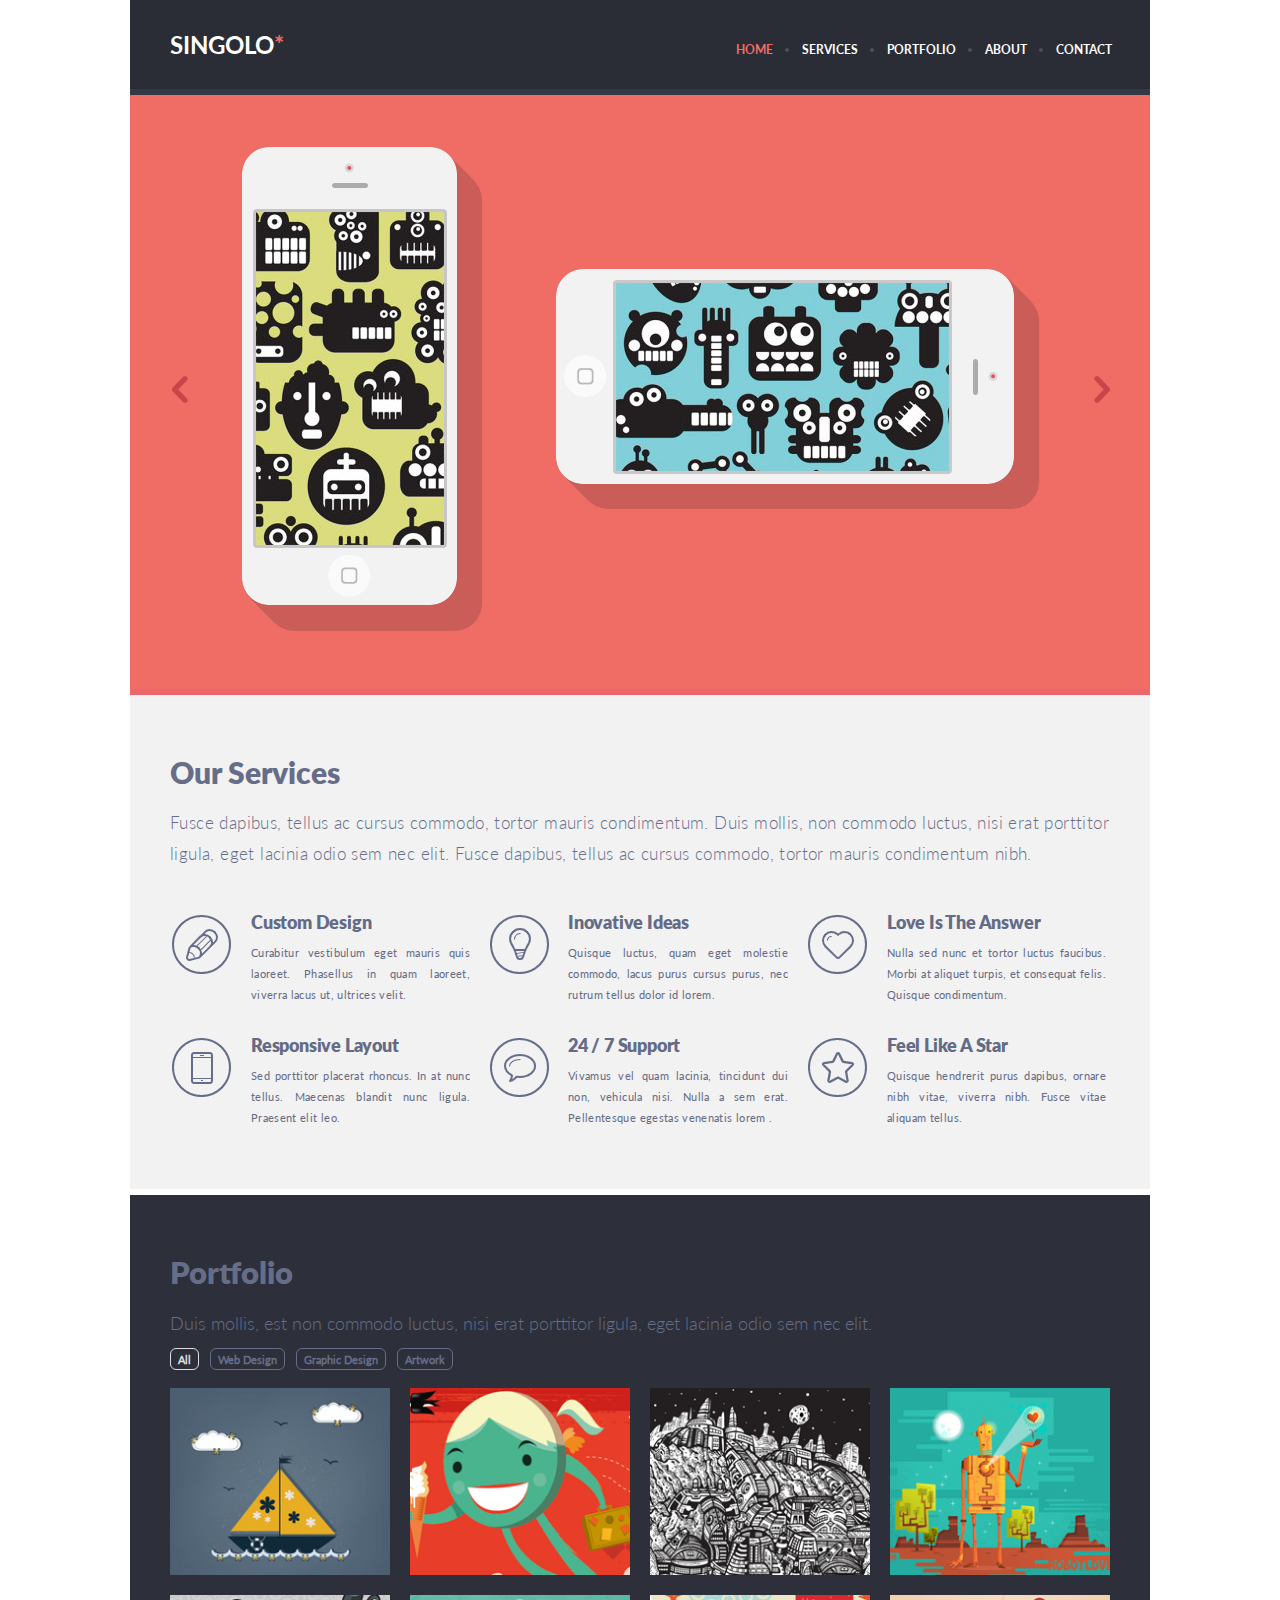
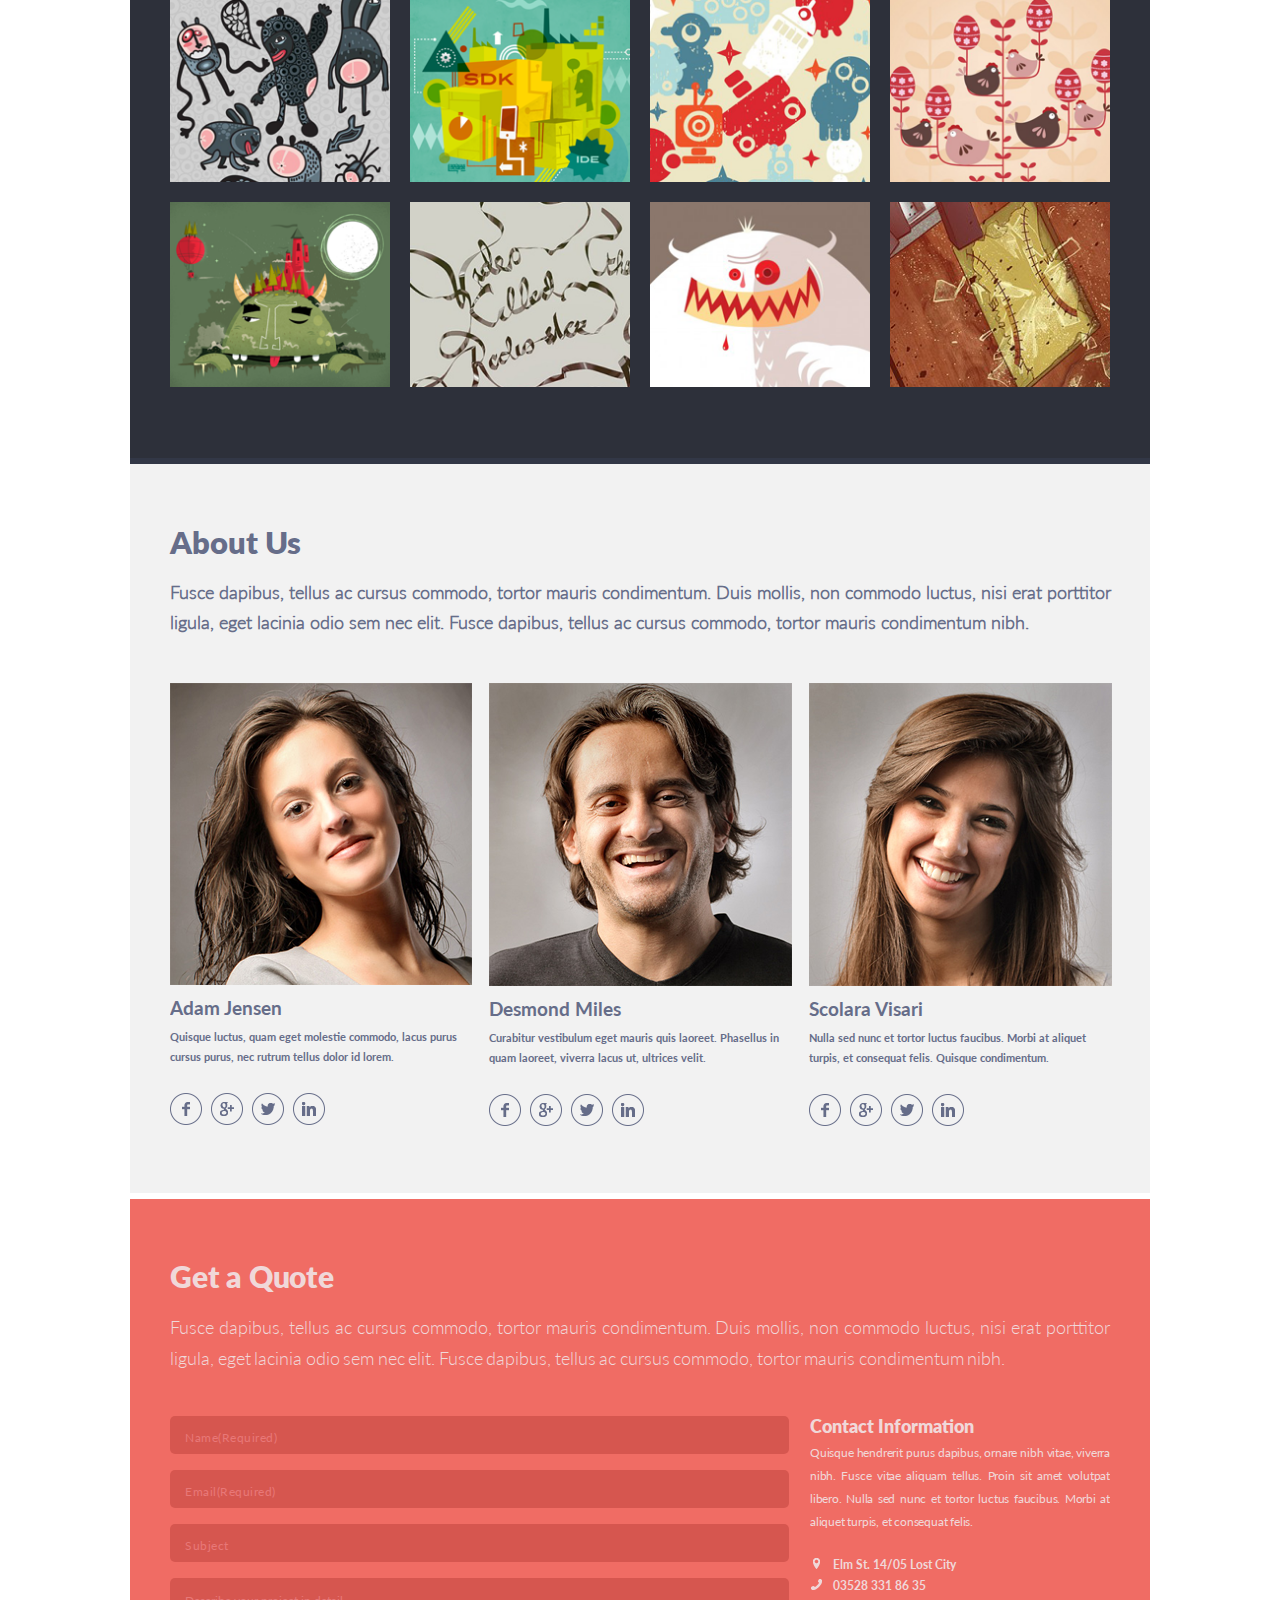
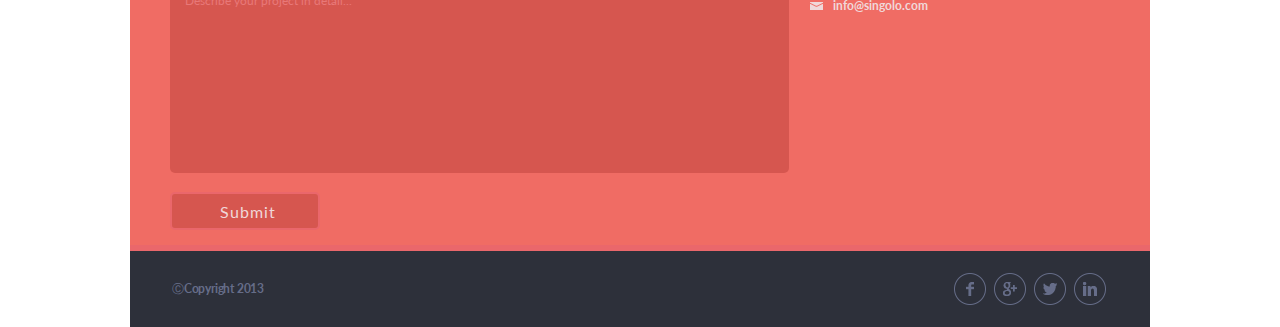
<file: index.html>
<!DOCTYPE html>
<html lang="en">
<head>
    <meta charset="UTF-8">
    <meta name="viewport" content="width=device-width, initial-scale=1.0">
    <link rel="stylesheet" type="text/css" href="style.css">
    <title>Singolo</title>
</head>
<body>
    <header class="header">
        <div class="wrapper">
            <h1 class="logo">SINGOLO<span>*</span></h1>
            <nav class="header__navigation">
                <ul class="navigation">
                    <li class="navigation_item"><a href="#"><span>HOME</span></a></li>
                    <li class="navigation_item"><a href="#services"><span>SERVICES</span></a></li>
                    <li class="navigation_item"><a href="#portfolio"><span>PORTFOLIO</span></a></li>
                    <li class="navigation_item"><a href="#about"><span>ABOUT</span></a></li>
                    <li class="navigation_item"><a href="#contact"><span>CONTACT</span></a></li>
                </ul>
            </nav>
        </div>
    </header>
    <main>
        <section class="slider">
            <div class="wrapper">
                <img class="slider_left"  src="./assets/slider_left.png">
                <img class="phone_vertical"  src="./assets/phone_vertical.png">
                <img class="phone_horizontal"  src="./assets/phone_horizontal.png">
                <img class="slider_right"  src="./assets/slider_right.png">
            </div>
        </section>
        <section class="our-services" id="services">
            <div class="wrapper">
                <h2 class="services__title">Our Services</h2>
                <p class="services__text">Fusce dapibus, tellus ac cursus commodo, tortor mauris condimentum. 
                    Duis mollis, non commodo luctus, nisi erat porttitor ligula, eget lacinia odio sem nec elit. 
                    Fusce dapibus, tellus ac cursus commodo, tortor mauris condimentum nibh.</p>
                <div class="services">
                    <div class="service">
                        <img src="./assets/pen.png">
                        <h3 class="service__topic">Custom Design</h3>
                        <p class="service__info">Curabitur vestibulum eget mauris quis laoreet. 
                            Phasellus in quam laoreet, viverra lacus ut, ultrices velit.</p>
                    </div>
                    <div class="service">
                        <img src="./assets/lightbulb.png">
                        <h3 class="service__topic">Inovative Ideas</h3>
                        <p class="service__info">Quisque luctus, quam eget molestie commodo,
                             lacus purus cursus purus, nec rutrum tellus dolor id lorem.</p>
                    </div>
                    <div class="service last">
                        <img src="./assets/heart.png">
                        <h3 class="service__topic">Love Is The Answer</h3>
                        <p class="service__info">Nulla sed nunc et tortor luctus faucibus. 
                            Morbi at aliquet turpis, et consequat felis. Quisque condimentum.</p>
                    </div>
                    <div class="service">
                        <img src="./assets/phone.png">
                        <h3 class="service__topic">Responsive Layout</h3>
                        <p class="service__info">Sed porttitor placerat rhoncus. In at nunc tellus. 
                            Maecenas blandit nunc ligula. Praesent elit leo.</p>
                    </div>
                    <div class="service">
                        <img src="./assets/bubble.png">
                        <h3 class="service__topic">24 / 7 Support</h3>
                        <p class="service__info">Vivamus vel quam lacinia, tincidunt dui non, vehicula nisi.
                             Nulla a sem erat. Pellentesque egestas venenatis lorem .</p>
                    </div>
                    <div class="service last">
                        <img src="./assets/star.png">
                        <h3 class="service__topic">Feel Like A Star</h3>
                        <p class="service__info">Quisque hendrerit purus dapibus, ornare nibh vitae, viverra nibh.
                             Fusce vitae aliquam tellus.</p>
                    </div>
                </div>
            </div>
        </section>
        <section class="portfolio" id="portfolio">
            <div class="wrapper2">
                <h2 class="portfolio__title">Portfolio</h2>
                <p class="portfolio__text">Duis mollis, est non commodo luctus, nisi erat porttitor ligula, eget lacinia odio sem nec elit.</p>
                <div class="tags">
                    <span class="tag tag__selected">All</span>
                    <span class="tag tag__bordered">Web Design</span>
                    <span class="tag tag__bordered">Graphic Design</span>
                    <span class="tag tag__bordered">Artwork</span>
                </div>
                <div class="layout-4-column">
                    <img class="portfolio__image" src="./assets/img/p-1.png">
                    <img class="portfolio__image" src="./assets/img/p-2.png">
                    <img class="portfolio__image" src="./assets/img/p-3.png">
                    <img class="portfolio__image" src="./assets/img/p-4.png">
                    <img class="portfolio__image" src="./assets/img/p-5.png">
                    <img class="portfolio__image" src="./assets/img/p-6.png">
                    <img class="portfolio__image" src="./assets/img/p-7.png">
                    <img class="portfolio__image" src="./assets/img/p-8.png">
                    <img class="portfolio__image" src="./assets/img/p-9.png">
                    <img class="portfolio__image" src="./assets/img/p-10.png">
                    <img class="portfolio__image" src="./assets/img/p-11.png">
                    <img class="portfolio__image" src="./assets/img/p-12.png">
                    <img class="portfolio__image" src="./assets/img/p-12.png">
                    <img class="portfolio__image" src="./assets/img/p-12.png">
                </div>
            </div>
        </section>
        <section class="about-us" id="about">
            <div class="wrapper2">
                <h2 class="about-us__title">About Us</h2>
                <p class="about-us__text">Fusce dapibus, tellus ac cursus commodo, tortor mauris condimentum. Duis mollis, non commodo luctus, nisi erat porttitor ligula, eget lacinia odio sem nec elit. Fusce dapibus, tellus ac cursus commodo, tortor mauris condimentum nibh.</p>
                <div class="layout-3-column">
                    <div class="employee">
                        <img src="./assets/img/a-1.png">
                        <h3 class="employee__name">Adam Jensen</h3>
                        <p>Quisque luctus, quam eget molestie commodo, lacus purus cursus purus, nec rutrum tellus dolor id lorem.</p>
                        <div class="social__icon">
                            <img src="./assets/facebook.png">
                            <img src="./assets/google.png">
                            <img src="./assets/twitter.png">
                            <img src="./assets/linkedin.png">
                        </div>
                    </div>
                    <div class="employee">
                        <img src="./assets/img/a-2.png">
                        <h3 class="employee__name">Desmond Miles</h3>
                        <p>Curabitur vestibulum eget mauris quis laoreet. Phasellus in quam laoreet, viverra lacus ut, ultrices velit.</p>
                        <div class="social__icon">
                            <img src="./assets/facebook.png">
                            <img src="./assets/google.png">
                            <img src="./assets/twitter.png">
                            <img src="./assets/linkedin.png">
                        </div>
                    </div>
                    <div class="employee">
                        <img src="./assets/img/a-3.png">
                        <h3 class="employee__name">Scolara Visari</h3>
                        <p>Nulla sed nunc et tortor luctus faucibus. Morbi at aliquet turpis, et consequat felis. Quisque condimentum.</p>
                        <div class="social__icon">
                            <img src="./assets/facebook.png">
                            <img src="./assets/google.png">
                            <img src="./assets/twitter.png">
                            <img src="./assets/linkedin.png">
                        </div>
                    </div>
                </div>
            </div>
        </section>
        <section class="get-a-quote" id="contact">
            <div class="wrapper">
                <h2 class="get-a-quote__title">Get a Quote</h2>
                <p class="get-a-quote__description">Fusce dapibus, tellus ac cursus commodo, tortor mauris condimentum. Duis mollis, non commodo luctus, nisi erat porttitor ligula, eget lacinia odio sem nec elit. Fusce dapibus, tellus ac cursus commodo, tortor mauris condimentum nibh.</p>
                <div class="layout-2-column">
                    <form class="get-a-quote__form">
                        <div><input type="text" name="name" placeholder="Name(Required)" required></div>
                        <div><input type="email" name="email" placeholder="Email(Required)" required></div>
                        <div><input type="text" name="subject" placeholder="Subject"></div>
                        <textarea  name="descritrion" placeholder="Describe your project in detail..."  rows="10"></textarea>
                        <div><input type="submit" name="submit" value="Submit"></div>
                    </form>
                    <div class="get-a-quote__content">
                        <h3 class="contetn__title">Contact Information</h3>
                        <p class="content__description">Quisque hendrerit purus dapibus, ornare nibh vitae, viverra nibh. Fusce vitae aliquam tellus. Proin sit amet volutpat libero. Nulla sed nunc et tortor luctus faucibus. Morbi at aliquet turpis, et consequat felis.</p>
                        <div class="contacts">
                            <div><img src="./assets/location_mini.png" alt=""></div> <a href="Elm St. 14/05 Lost City">Elm St. 14/05 Lost City</a>
                        </div>
                        <div class="contacts">
                            <div><img src="./assets/phone_mini.png" alt=""></div> <a href="tel: +035283318635">03528 331 86 35</a>
                        </div>
                        <div class="contacts">
                            <div><img src="./assets/mail_mini.png" alt=""></div> <a href="mailto: info@singolo.com">info@singolo.com</a>
                        </div>
                    </div>
                </div>
            </div>
        </section>
    </main>
    <footer class="footer">
        <div class="wrapper">
            <p class="rights">ⒸCopyright 2013</p>
            <div class="social-networks">
                <a href="#"><img src="./assets/facebook.png" alt="facebook"></a>
                <a href="#"><img src="./assets/google.png" alt="google"></a>
                <a href="#"><img src="./assets/twitter.png" alt="twitter"></a>
                <a href="#"><img src="./assets/linkedin.png" alt="linkedin"></a>
            </div>
        </div>  
    </footer>    
</body>
</html>
</file>
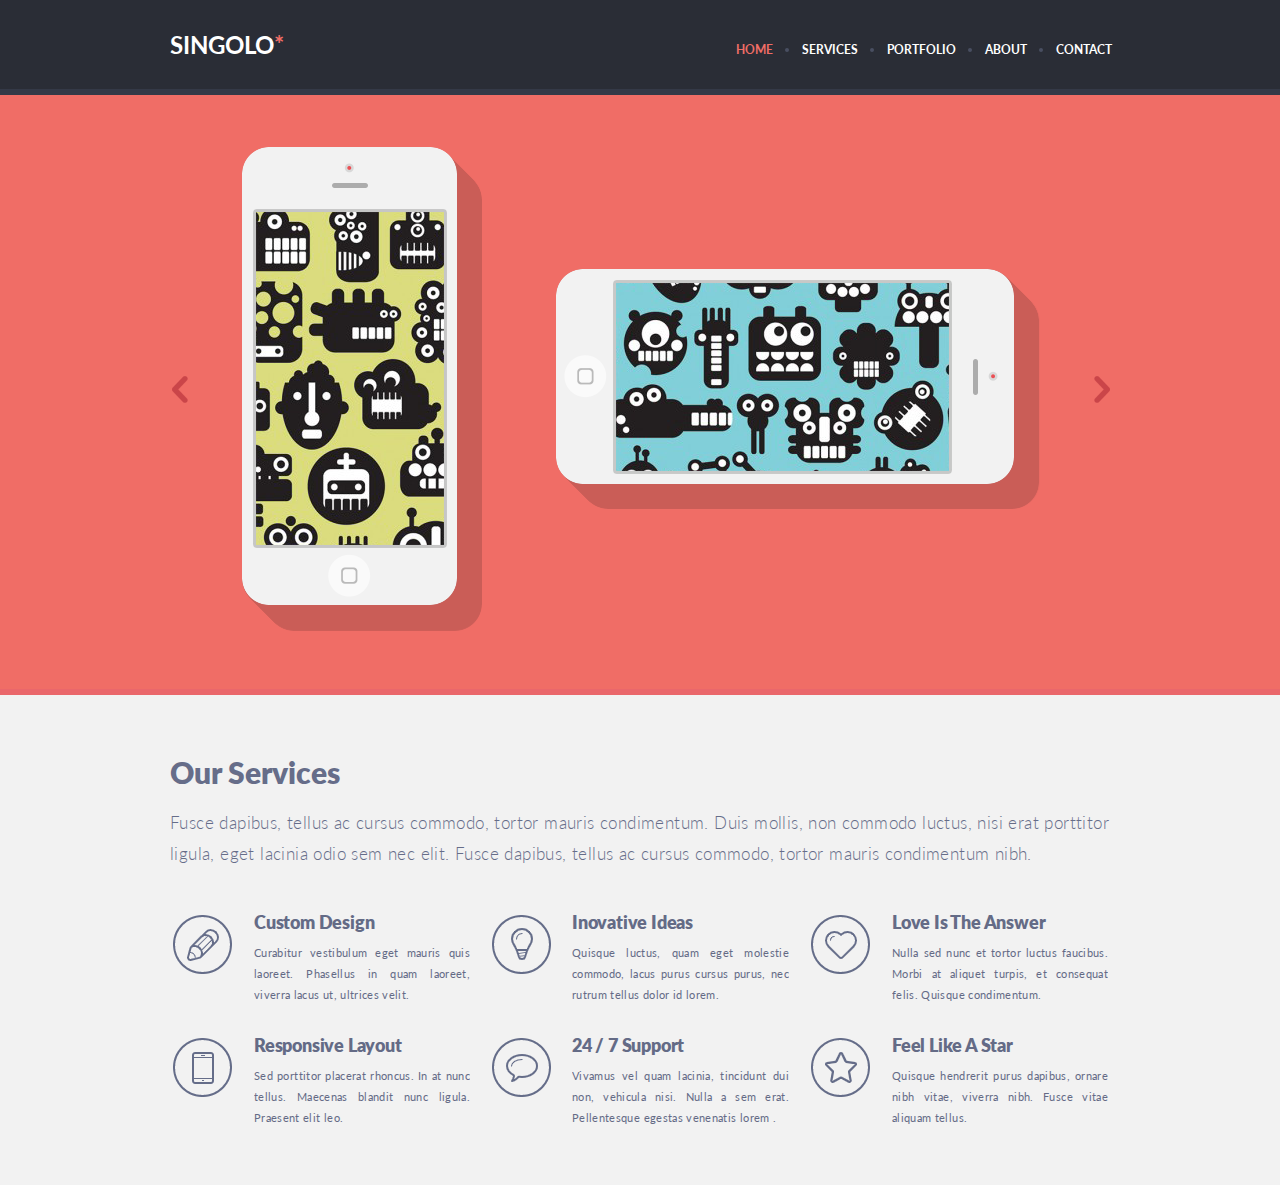
<file: singolo1.html>
<!DOCTYPE html>
<html lang="en">
<head>
    <meta charset="UTF-8">
    <meta name="viewport" content="width=device-width, initial-scale=1.0">
    <link rel="stylesheet" type="text/css" href="singolo1.css">
    <title>Singolo</title>
</head>
<body>
    <header class="header">
        <div class="wrapper">
            <h1 class="logo">SINGOLO<span>*</span></h1>
            <nav class="header__navigation">
                <ul class="navigation">
                    <li class="navigation_item"><a href="#"><span>HOME</span></a></li>
                    <li class="navigation_item"><a href="#services"><span>SERVICES</span></a></li>
                    <li class="navigation_item"><a href="#"><span>PORTFOLIO</span></a></li>
                    <li class="navigation_item"><a href="#"><span>ABOUT</span></a></li>
                    <li class="navigation_item"><a href="#"><span>CONTACT</span></a></li>
                </ul>
            </nav>
        </div>
    </header>
    <main>
        <section class="slider">
            <div class="wrapper">
                <img class="slider_left"  src="./assets/slider_left.png">
                <img class="phone_vertical"  src="./assets/phone_vertical.png">
                <img class="phone_horizontal"  src="./assets/phone_horizontal.png">
                <img class="slider_right"  src="./assets/slider_right.png">
            </div>
        </section>
        <section class="our-services" id="services">
            <div class="wrapper">
                <h2 class="services__title">Our Services</h2>
                <p class="services__text">Fusce dapibus, tellus ac cursus commodo, tortor mauris condimentum. 
                    Duis mollis, non commodo luctus, nisi erat porttitor ligula, eget lacinia odio sem nec elit. 
                    Fusce dapibus, tellus ac cursus commodo, tortor mauris condimentum nibh.</p>
                <div class="services">
                    <div class="service">
                        <img src="./assets/pen.png">
                        <h3 class="service__topic">Custom Design</h3>
                        <p class="service__info">Curabitur vestibulum eget mauris quis laoreet. 
                            Phasellus in quam laoreet, viverra lacus ut, ultrices velit.</p>
                    </div>
                    <div class="service">
                        <img src="./assets/lightbulb.png">
                        <h3 class="service__topic">Inovative Ideas</h3>
                        <p class="service__info">Quisque luctus, quam eget molestie commodo,
                             lacus purus cursus purus, nec rutrum tellus dolor id lorem.</p>
                    </div>
                    <div class="service last">
                        <img src="./assets/heart.png">
                        <h3 class="service__topic">Love Is The Answer</h3>
                        <p class="service__info">Nulla sed nunc et tortor luctus faucibus. 
                            Morbi at aliquet turpis, et consequat felis. Quisque condimentum.</p>
                    </div>
                    <div class="service">
                        <img src="./assets/phone.png">
                        <h3 class="service__topic">Responsive Layout</h3>
                        <p class="service__info">Sed porttitor placerat rhoncus. In at nunc tellus. 
                            Maecenas blandit nunc ligula. Praesent elit leo.</p>
                    </div>
                    <div class="service">
                        <img src="./assets/bubble.png">
                        <h3 class="service__topic">24 / 7 Support</h3>
                        <p class="service__info">Vivamus vel quam lacinia, tincidunt dui non, vehicula nisi.
                             Nulla a sem erat. Pellentesque egestas venenatis lorem .</p>
                    </div>
                    <div class="service last">
                        <img src="./assets/star.png">
                        <h3 class="service__topic">Feel Like A Star</h3>
                        <p class="service__info">Quisque hendrerit purus dapibus, ornare nibh vitae, viverra nibh.
                             Fusce vitae aliquam tellus.</p>
                    </div>
                </div>
            </div>
        </section>
    </main>
    
</body>
</html>
</file>
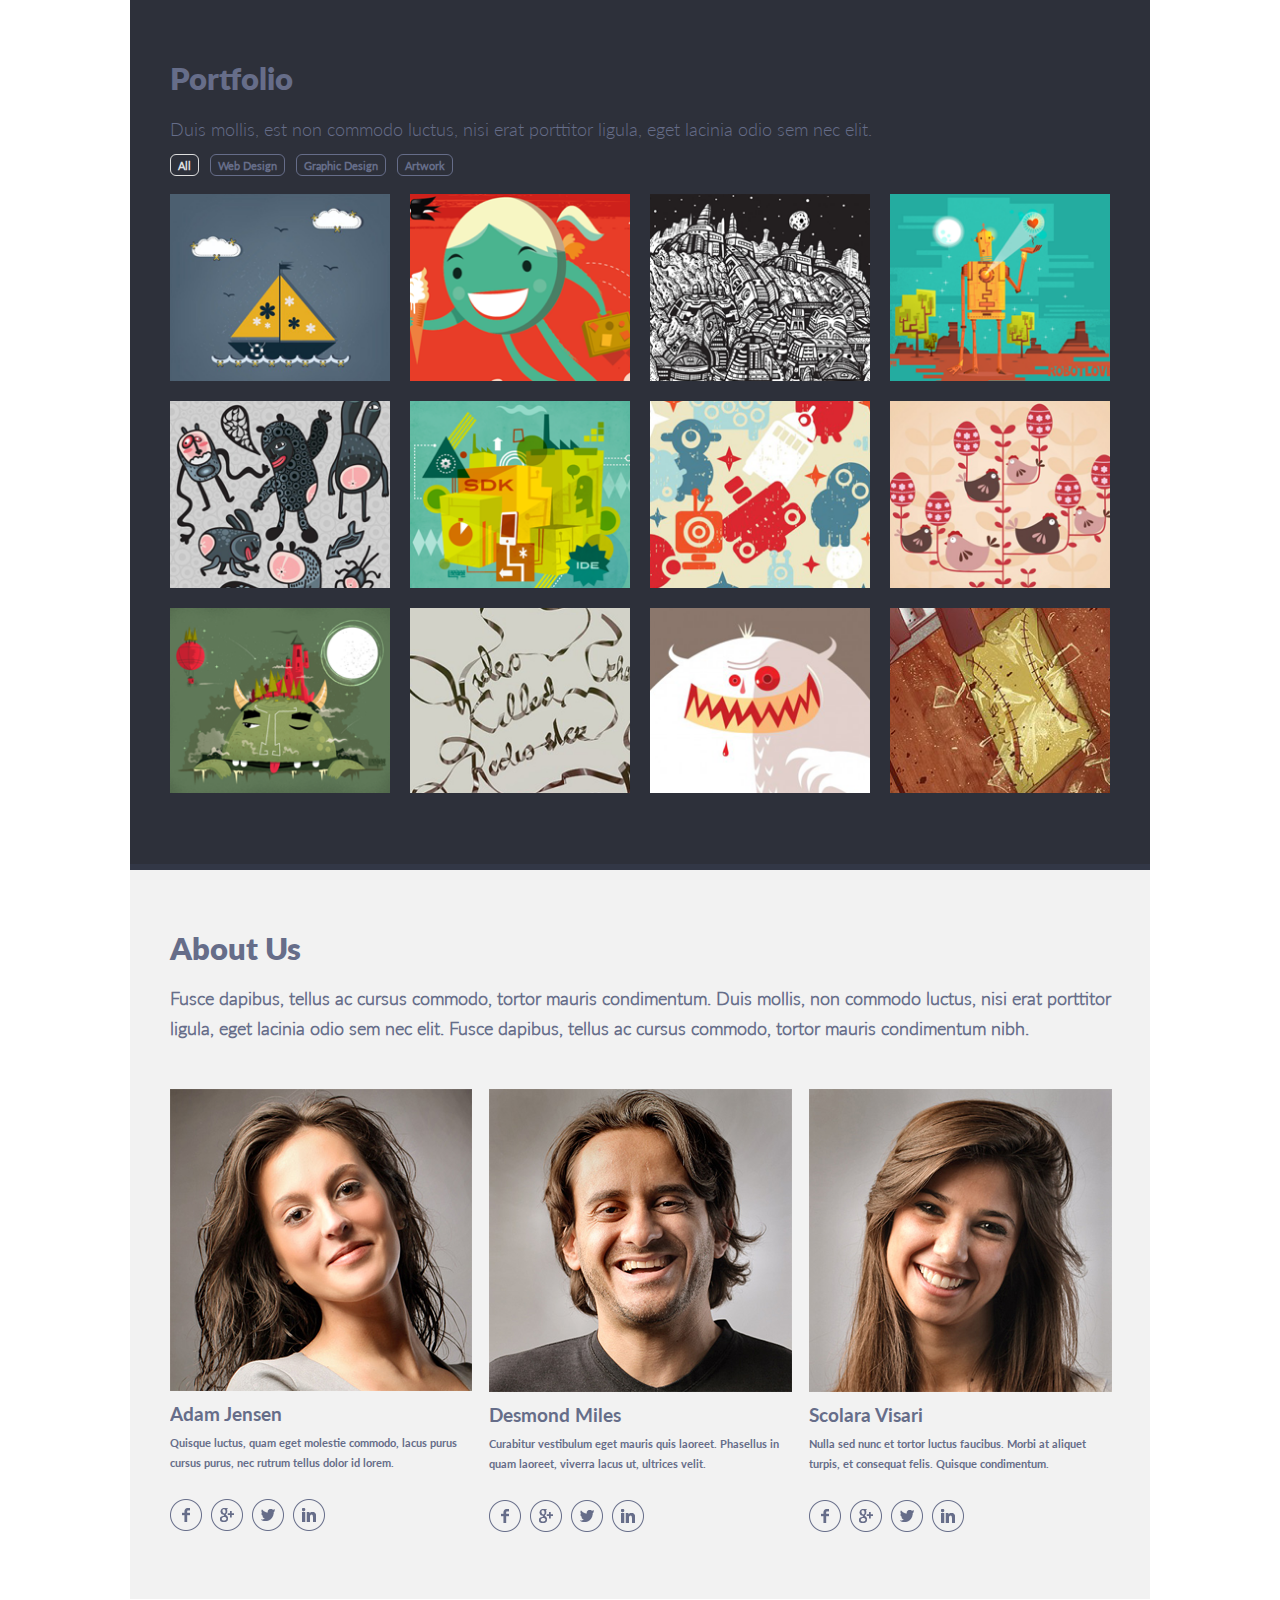
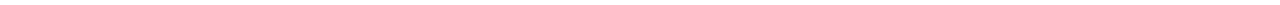
<file: singolo2.html>
<!DOCTYPE html>
<html lang="en">
<head>
    <meta charset="UTF-8">
    <meta name="viewport" content="width=device-width, initial-scale=1.0">
    <link rel="stylesheet" type="text/css" href="singolo2.css">
    <title>Singolo</title>
</head>
<body>
    <section class="portfolio">
        <div class="wrapper">
            <h2 class="portfolio__title">Portfolio</h2>
            <p class="portfolio__text">Duis mollis, est non commodo luctus, nisi erat porttitor ligula, eget lacinia odio sem nec elit.</p>
            <div class="tags">
                <span class="tag tag__selected">All</span>
                <span class="tag tag__bordered">Web Design</span>
                <span class="tag tag__bordered">Graphic Design</span>
                <span class="tag tag__bordered">Artwork</span>
            </div>
            <div class="layout-4-column">
                <img class="portfolio__image" src="./assets/img/p-1.png">
                <img class="portfolio__image" src="./assets/img/p-2.png">
                <img class="portfolio__image" src="./assets/img/p-3.png">
                <img class="portfolio__image" src="./assets/img/p-4.png">
                <img class="portfolio__image" src="./assets/img/p-5.png">
                <img class="portfolio__image" src="./assets/img/p-6.png">
                <img class="portfolio__image" src="./assets/img/p-7.png">
                <img class="portfolio__image" src="./assets/img/p-8.png">
                <img class="portfolio__image" src="./assets/img/p-9.png">
                <img class="portfolio__image" src="./assets/img/p-10.png">
                <img class="portfolio__image" src="./assets/img/p-11.png">
                <img class="portfolio__image" src="./assets/img/p-12.png">
                <img class="portfolio__image" src="./assets/img/p-12.png">
                <img class="portfolio__image" src="./assets/img/p-12.png">
            </div>
        </div>
    </section>
    <section class="about-us">
        <div class="wrapper">
            <h2 class="about-us__title">About Us</h2>
            <p class="about-us__text">Fusce dapibus, tellus ac cursus commodo, tortor mauris condimentum. Duis mollis, non commodo luctus, nisi erat porttitor ligula, eget lacinia odio sem nec elit. Fusce dapibus, tellus ac cursus commodo, tortor mauris condimentum nibh.</p>
            <div class="layout-3-column">
                <div class="employee">
                    <img src="/assets/img/a-1.png">
                    <h3 class="employee__name">Adam Jensen</h3>
                    <p>Quisque luctus, quam eget molestie commodo, lacus purus cursus purus, nec rutrum tellus dolor id lorem.</p>
                    <div class="social__icon">
                        <img src="/assets/facebook.png">
                        <img src="/assets/google.png">
                        <img src="/assets/twitter.png">
                        <img src="/assets/linkedin.png">
                    </div>
                </div>
                <div class="employee">
                    <img src="/assets/img/a-2.png">
                    <h3 class="employee__name">Desmond Miles</h3>
                    <p>Curabitur vestibulum eget mauris quis laoreet. Phasellus in quam laoreet, viverra lacus ut, ultrices velit.</p>
                    <div class="social__icon">
                        <img src="/assets/facebook.png">
                        <img src="/assets/google.png">
                        <img src="/assets/twitter.png">
                        <img src="/assets/linkedin.png">
                    </div>
                </div>
                <div class="employee">
                    <img src="/assets/img/a-3.png">
                    <h3 class="employee__name">Scolara Visari</h3>
                    <p>Nulla sed nunc et tortor luctus faucibus. Morbi at aliquet turpis, et consequat felis. Quisque condimentum.</p>
                    <div class="social__icon">
                        <img src="/assets/facebook.png">
                        <img src="/assets/google.png">
                        <img src="/assets/twitter.png">
                        <img src="/assets/linkedin.png">
                    </div>
                </div>
            </div>
        </div>
    </section>
</body>
</html>
</file>
<file: style.css>
@import './fonts.css';

* {
    margin: 0;
    padding: 0;
    font-family: LatoBold, sans-serif;
    box-sizing: border-box;
    color: rgb(102, 109, 137);
}
a {
    text-decoration: none;
}
html {
    font-size: 10px;
}

body {
    font-size: 1.6rem;
}
.logo {
    color: #ffffff;
    font-family: LatoBold, sans-serif;
    font-size: 2.4rem;
    letter-spacing: 0px;
    cursor: default;   
}
.header .wrapper {
    width: 1020px;
    margin: 0 auto;
    padding: 0 40px;
    height: 89px;
    display: flex;
    justify-content: space-between;
    align-items: center;
    background-color: #2a2d36;
    box-shadow: 0px 6px 0px #343947;
    z-index: 5;
    position: relative;
}

.header__navigation{
    margin-right: -4px;
    margin-top: 10px;
}

.navigation {
    display: flex;
    font-size: 1.2rem;
    letter-spacing: 0px;
}

.navigation_item {
    margin-left: 10px;
    margin-right: 2px;
    list-style-position: inside;
    color: #494e61;
}

.navigation_item span {
    transition: color, 0.5s;
    color: #fff;
}

.navigation_item span:hover {
    cursor: pointer;
    color: #f06d66;
}

.navigation_item:first-child span {
    color: #f06d66;
}

.navigation_item:first-child {
    list-style: none;
}

.logo span {
    color: #f06d66;
}

.slider .wrapper {
    height: 600px;
    display: flex;
    justify-content: space-between;
    align-items: center;

    background-color: #f06d66;
    box-shadow: 0px 6px 0px #ea676b;
    z-index: 4;
    position: relative;

    width: 1020px;
    margin: 0 auto;
    padding: 0 40px;
}

.slider_left {
    margin: 0 0 0 2px;
    cursor: pointer; 
    
}

.phone_vertical {
    margin: 0 0 0 -12px;  
}

.slider_right {
    margin: 0 0 0 10px; 
    cursor: pointer;
}

.slider_right:hover {
    transform: scale(1);
    filter: brightness(2);
}

.slider_left:hover {
    transform: scale(1);
    filter: brightness(2);
}


.our-services .wrapper {
    height: 500px;
    display: flex;
    flex-direction: column;

    background-color: #f2f2f2;
    box-shadow: 0px 6px 0px #ffffff;
    
    position: relative;

    width: 1020px;
    margin: 0 auto;
    padding: 0 40px;
}

.services__title {
    margin-top: 65px;
    color: #666d89;
    font-family: LatoBlack, sans-serif;
    font-size: 3rem;
    font-weight: 900;
    letter-spacing: 0px;
    cursor: default;
}

.services__text {
    color: #666d89;
    font-family: LatoLight, sans-serif;
    font-size: 1.7rem;
    cursor: default;
    line-height: 1.8;
    margin-top: 18px;
    margin-bottom: 42px;
    font-weight: 300;
    letter-spacing: 0.4px;
}

.services {
    display: flex;
    flex-direction: row;
    flex-wrap: wrap;
}

.service {
    width: 300px;
    height: 109px;
    margin-right: 18px;
    margin-bottom: 14px;
}

.service img {
    float: left;
    margin: 3px 18px 40px 1px;
}

.service img:hover {
   filter: brightness(0);
   cursor: pointer; 
}

.service__topic {
    font-size: 1.8rem;
    letter-spacing: -0.2px;
    font-weight: 900;
    font-family: LatoBlack, sans-serif;
    cursor: default;
    color: #646b86;
}

.service__info {
    margin-top: 10px;
    margin-bottom: 15px;
    height: 65px;
    overflow: hidden;
    font-size: 1.1rem;
    font-weight: 400;
    text-align: justify;
    letter-spacing: 0.35px;
    line-height: 1.9;
    font-family: LatoRegular, sans-serif;
    cursor: default;
    color: #646b86;
}

.last{
    margin-right: 0px; 
} 

.portfolio .wrapper2 {
    width: 1020px;
    height: 875px;
    margin: 0 auto;
    background-color: rgb(45, 48, 58);
    border-bottom: rgb(50, 55, 70) solid 6px;
}
.portfolio__title{
   padding-top: 65px; 
   font-size: 30.5px;
   margin-left: 40px; 
   font-family: LatoBlack, sans-serif;
   font-weight: 790px;
   
}
.portfolio__text {
    font-family: LatoLight, sans-serif;
    font-size: 17.5px;
    padding-top: 22.5px;
    margin-left: 40px;
}
.tags {
    padding-top: 14px;
    margin-left: 40px;      
}
.tag {
    font-family: LatoRegular, sans-serif;
    font-size: 11.4px;
    font-weight: 800;
    padding: 3.8px 7px;
    border: 1px solid rgb(102, 109, 137);
    border-radius: 6px;
    margin-right: 7px;
}
.tag:hover {
    cursor: pointer;
    color: rgb(222, 222, 222);
    border-color: rgb(222, 222, 222);
}
.tag__selected {
    border-color: rgb(222, 222, 222);
    color: rgb(222, 222, 222);
}
.layout-4-column {
    display: flex;
    flex-wrap: wrap;   
    justify-content: center;
    padding-top: 11.8px;
    overflow: hidden;
    height: 620px;  
}
.portfolio__image {    
    overflow: hidden;
    width: 240px;
    height: 207px;
    padding: 10px;
}
.about-us .wrapper2 {
    width: 1020px;
    height: 735px;
    margin: 0 auto;
    background-color: rgb(242, 242, 242);
    border-bottom: white solid 6px;
}
.layout-3-column {
    display: flex;
    padding-left: 18px;
    padding-right: 22px;
    flex-direction: row;
    justify-content: space-evenly; 
    margin-top:45px ;    
}
.about-us__title {
   padding-top: 60px; 
   font-size: 30.5px;
   margin-left: 40px; 
   font-family: LatoBlack, sans-serif;
   font-weight: 790px;
}
.about-us__text {
    font-family: LatoLight, sans-serif;
    font-size: 17.8px;
    padding-top: 17px;
    margin-left: 40px;
    line-height: 1.7;
    font-weight: 600;
}

.employee {
    width: 298px;
    height: 460px;   
   }

.employee h3 {
    font-family: LatoBold;
    margin-top: 9px;
    white-space: nowrap;
    overflow: hidden;
}
.employee p {
    font-size: 11.4px;
    line-height: 1.8;
    margin-top: 8px;
}
.social__icon {
    margin-top: 25px;
    }
.social__icon img {
    margin-right: 5px;
}
.social__icon img:hover {
    filter: brightness(2);
    cursor: pointer;
}


.get-a-quote .wrapper {
    height: 652px;
    display: flex;
    flex-direction: column;
    background-color: #f06c64;
    border-bottom: 6px solid #ea676b;
    width: 1020px;
    margin: 0 auto;
    padding: 0 40px;
}

.get-a-quote__title {
    font-family: LatoBlack, sans-serif;
    margin-top: 59px;
    font-size: 3rem;
    color: #f0d8d9;
    letter-spacing: -0.2px;
    cursor: default;
}

.get-a-quote__description {
    color: #f0d8d9;
    font-family: LatoLight, sans-serif;
    font-size: 1.8rem;
    cursor: default;
    line-height: 1.7;
    margin-top: 18px;
    text-align: justify;
    word-spacing: -1.5px;
}

.get-a-quote__form {
    font-family: LatoRegular, sans-serif;
    display: inline-block;
    width: 615px;
    margin-right: 20px;
    margin-top: 43px;
}

.get-a-quote__form input{
    width: 619px;
    border: none;
    background-color: #d6564f;
    border-radius: 5px;
    height: 38px;
    margin-bottom: 16px;
    color: white;
    font-size: 1.6rem;
    font-family: LatoRegular, sans-serif;
    letter-spacing: 1px;
    padding-left: 5px;
}

.get-a-quote__form textarea{
    width: 619px;
    border: none;
    background-color: #d6564f;
    border-radius: 5px;
    margin-bottom: 16px;
    resize: none;
    color: white;
    font-size: 1.6rem;
    font-family: LatoRegular, sans-serif;
    letter-spacing: 1px;
    padding-left: 5px;
    padding-top: 5px;
}

.get-a-quote__form input::placeholder {
    font-family: LatoRegular, sans-serif;
    font-size: 1.2rem;
    color: #e87878;
    padding-left: 10px;
    letter-spacing: 0.5px;   
}

.get-a-quote__form textarea::placeholder{
    font-family: LatoRegular, sans-serif;
    font-size: 1.2rem;
    color: #e87878;
    padding-left: 10px;
    letter-spacing: 0px;
    padding-top: 10px;   
}

input[type="submit"]{
    color: #f0d8d9;
    width: 150px;
    border: 2px solid #ea676b;
    transition: 0.6s;
}

input[type="submit"]:hover{
    cursor: pointer;
    background-color: #f0d8d9;
    color: black;
    border: 2px solid #ea676b;
    transition: 0.9s;
}

.get-a-quote__content {
    display: inline-block;
    width: 300px;
    vertical-align: top;
    margin-left: 1px;
}

.contetn__title {
    font-family: LatoBlack, sans-serif;
    margin-top: 42px;
    font-size: 1.8rem;
    color: #f0d8d9;
    letter-spacing: 0px;
    cursor: default;
}

.content__description {
    color: #f0d8d9;
    font-family: LatoRegular, sans-serif;
    font-size: 1.2rem;
    cursor: default;
    line-height: 1.9;
    margin-top: 5px;
    overflow: hidden;
    text-align: justify;
    letter-spacing: -0.2px;
    margin-bottom: 24px;
}

.contacts {
    font-family: LatoRegular, sans-serif;
    font-size: 1.2rem;
    margin-bottom: 5.5px;
    cursor: default;
    color: #f0d8d9;
}

.contacts a{
    text-decoration: none;
    color: inherit;    
}

.contacts a:hover{
    text-decoration: underline #f0d8d9;
}

.contacts div{
    display: inline-block;
    width: 13px;
    height: 11px;
    margin-right: 7px;
    text-align: center;
}

.footer .wrapper {
    height: 76px;
    display: flex;
    justify-content: space-between;
    flex-direction: row; 
    background-color: #2d303a;
    width: 1020px;
    margin: 0 auto;
    padding: 0 40px;
}

.rights{
    width: 200px;
    margin-left: 2px;
    padding-top: 30px;
    font-size: 1.2rem;
    color: #666d89;
    letter-spacing: -0.2px;
}

.social-networks {
    float: right;
    margin-top: 22px;
    text-align: right;
    
}

.social-networks a {
    cursor: default;
}

.social-networks img {
    margin-right: 4px;
   
}

.social-networks img:hover {
    filter: brightness(0);
    cursor: pointer;
}
</file>
<file: singolo1.css>
@import './fonts.css';

* {
    margin: 0;
    padding: 0;
    font-family: LatoBold, sans-serif;
    box-sizing: border-box;
}
a {
    text-decoration: none;
}
html {
    font-size: 10px;
}

body {
    font-size: 1.6rem;
}

.header {
    background-color: #2a2d36;
    box-shadow: 0px 6px 0px #343947;
    z-index: 5;
    position: relative;
}

.wrapper {
    width: 1020px;
    margin: 0 auto;
    padding: 0 40px;
}

.logo {
    color: #ffffff;
    font-family: LatoBold, sans-serif;
    font-size: 2.4rem;
    letter-spacing: 0px;
    cursor: default;   
}

.header .wrapper {
    height: 89px;
    display: flex;
    justify-content: space-between;
    align-items: center;
}

.header__navigation{
    margin-right: -4px;
    margin-top: 10px;
}

.navigation {
    display: flex;
    font-size: 1.2rem;
    letter-spacing: 0px;
}

.navigation_item {
    margin-left: 10px;
    margin-right: 2px;
    list-style-position: inside;
    color: #494e61;
}

.navigation_item span {
    transition: color, 0.5s;
    color: #fff;
}

.navigation_item span:hover {
    cursor: pointer;
    color: #f06d66;
}

.navigation_item:first-child span {
    color: #f06d66;
}

.navigation_item:first-child {
    list-style: none;
}

.logo span {
    color: #f06d66;
}

.slider {
    background-color: #f06d66;
    box-shadow: 0px 6px 0px #ea676b;
    z-index: 4;
    position: relative;
}

.slider .wrapper {
    height: 600px;
    display: flex;
    justify-content: space-between;
    align-items: center;
}

.slider_left {
    margin: 0 0 0 2px;
    cursor: pointer; 
    
}

.phone_vertical {
    margin: 0 0 0 -12px;  
}

.slider_right {
    margin: 0 0 0 10px; 
    cursor: pointer;
}

.slider_right:hover {
    transform: scale(1);
    filter: brightness(2);
}

.slider_left:hover {
    transform: scale(1);
    filter: brightness(2);
}

.our-services {
    background-color: #f2f2f2;
    box-shadow: 0px 6px 0px #ffffff; 
}

.our-services .wrapper {
    height: 496px;
    display: flex;
    flex-direction: column;
}

.services__title {
    margin-top: 65px;
    color: #666d89;
    font-family: LatoBlack, sans-serif;
    font-size: 3rem;
    font-weight: 900;
    letter-spacing: 0px;
    cursor: default;
}

.services__text {
    color: #666d89;
    font-family: LatoLight, sans-serif;
    font-size: 1.7rem;
    cursor: default;
    line-height: 1.8;
    margin-top: 18px;
    margin-bottom: 42px;
    font-weight: 300;
    letter-spacing: 0.4px;
}

.services {
    display: flex;
    flex-direction: row;
    flex-wrap: wrap;
}

.service {
    width: 300px;
    height: 109px;
    margin-right: 19px;
    margin-bottom: 14px;
}

.service img {
    float: left;
    margin: 3px 20px 40px 2px;
}

.service img:hover {
   filter: brightness(0);
   cursor: pointer; 
}

.service__topic {
    font-size: 1.8rem;
    letter-spacing: -0.2px;
    font-weight: 900;
    font-family: LatoBlack, sans-serif;
    cursor: default;
    color: #646b86;
}

.service__info {
    margin-top: 10px;
    margin-bottom: 15px;
    height: 65px;
    overflow: hidden;
    font-size: 1.1rem;
    font-weight: 400;
    text-align: justify;
    letter-spacing: 0.35px;
    line-height: 1.9;
    font-family: LatoRegular, sans-serif;
    cursor: default;
    color: #646b86;
}

.last{
    margin-right: 0px; 
}
</file>
<file: singolo2.css>
@import './fonts.css';

* {
    margin: 0;
    padding: 0;
    font-family: LatoBold, sans-serif;
    box-sizing: border-box;
    color: rgb(102, 109, 137);
}
a {
    text-decoration: none;
}
html {
    font-size: 10px;
}

body {
    font-size: 1.6rem;
}
.portfolio .wrapper {
    width: 1020px;
    height: 870px;
    margin: 0 auto;
    background-color: rgb(45, 48, 58);
    border-bottom: rgb(50, 55, 70) solid 6px;
}
.portfolio__title{
   padding-top: 60px; 
   font-size: 30.5px;
   margin-left: 40px; 
   font-family: LatoBlack, sans-serif;
   font-weight: 790px;
   
}
.portfolio__text {
    font-family: LatoLight, sans-serif;
    font-size: 17.5px;
    padding-top: 22.5px;
    margin-left: 40px;
}
.tags {
    padding-top: 14px;
    margin-left: 40px;
    
    
}
.tag {
    font-family: LatoRegular, sans-serif;
    font-size: 11.4px;
    font-weight: 800;
    padding: 3.8px 7px;
    border: 1px solid rgb(102, 109, 137);
    border-radius: 6px;
    margin-right: 7px;
}
.tag:hover {
    cursor: pointer;
    color: rgb(222, 222, 222);
    border-color: rgb(222, 222, 222);
}
.tag__selected {
    border-color: rgb(222, 222, 222);
    color: rgb(222, 222, 222);
}
.layout-4-column {
    display: flex;
    flex-wrap: wrap;   
    justify-content: center;
    padding-top: 11.8px;
    overflow: hidden;
    height: 620px;
  
}
.portfolio__image {
    
    overflow: hidden;
    width: 240px;
    height: 207px;
    padding: 10px;
}
.about-us .wrapper {
    width: 1020px;
    height: 735px;
    margin: 0 auto;
    background-color: rgb(242, 242, 242);
    border-bottom: white solid 6px;
}
.layout-3-column {
    display: flex;
    padding-left: 18px;
    padding-right: 22px;
   flex-direction: row;
   justify-content: space-evenly;
  /* margin-left: 40px;
   margin-right: 40px;*/
  
    margin-top:45px ;
    
}
.about-us__title {
    padding-top: 60px; 
   font-size: 30.5px;
   margin-left: 40px; 
   font-family: LatoBlack, sans-serif;
   font-weight: 790px;
}
.about-us__text {
    font-family: LatoLight, sans-serif;
    font-size: 17.8px;
    padding-top: 17px;
    margin-left: 40px;
    line-height: 1.7;
    font-weight: 600;
}

.employee {
    width: 298px;
    height: 460px;
    /*margin-right: 20px;   */
   }
.employee h3 {
    font-family: LatoBold;
    margin-top: 9px;
    white-space: nowrap;
    overflow: hidden;
}
.employee p {
    font-size: 11.4px;
    line-height: 1.8;
    margin-top: 8px;
}
.social__icon {
    margin-top: 25px;
    }
.social__icon img {
    margin-right: 5px;
}
.social__icon img:hover {
    filter: brightness(2);
    cursor: pointer;
}
</file>
